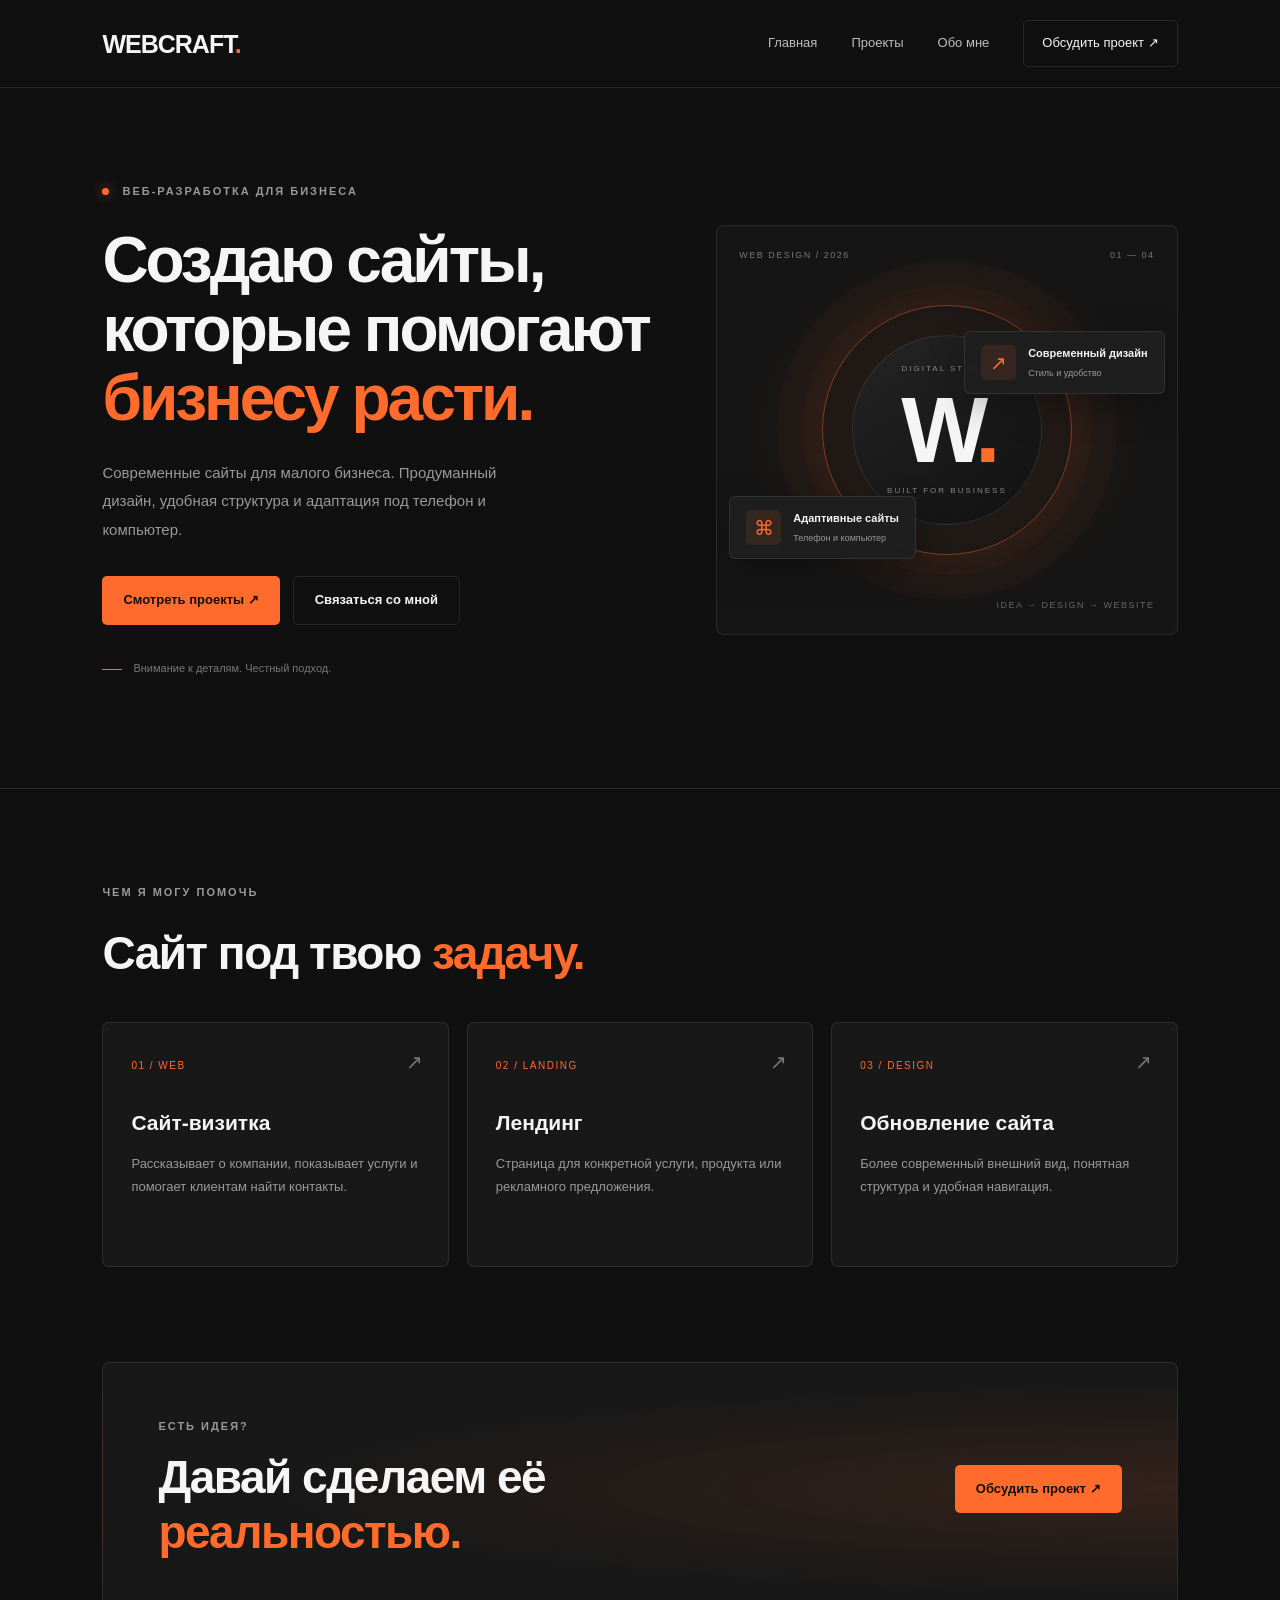
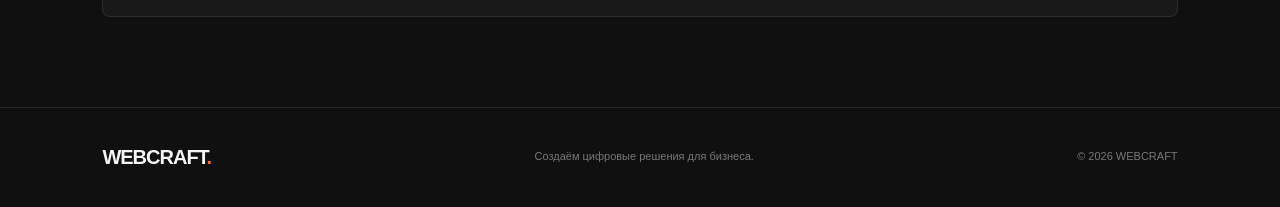
<file: index.html>
<!DOCTYPE html>
<html lang="ru">
<head>
    <meta charset="UTF-8">
    <meta name="viewport" content="width=device-width, initial-scale=1.0">
    <title>WEBCRAFT — создание сайтов</title>
    <meta name="description" content="Создание современных сайтов для бизнеса.">
    <link rel="stylesheet" href="style.css">
</head>
<body>

    <header class="header">
        <a href="index.html" class="logo">
            WEBCRAFT<span>.</span>
        </a>

        <nav class="navigation">
            <a href="index.html">Главная</a>
            <a href="projects.html">Проекты</a>
            <a href="about.html">Обо мне</a>
            <a href="contact.html" class="nav-button">Обсудить проект ↗</a>
        </nav>
    </header>

    <main>
        <section class="hero">
            <div class="hero-content">
                <p class="eyebrow">
                    <span class="status-dot"></span>
                    ВЕБ-РАЗРАБОТКА ДЛЯ БИЗНЕСА
                </p>

                <h1>
                    Создаю сайты,<br>
                    которые помогают<br>
                    <span>бизнесу расти.</span>
                </h1>

                <p class="hero-description">
                    Современные сайты для малого бизнеса.
                    Продуманный дизайн, удобная структура
                    и адаптация под телефон и компьютер.
                </p>

                <div class="hero-buttons">
                    <a href="projects.html" class="button button-primary">
                        Смотреть проекты ↗
                    </a>

                    <a href="contact.html" class="button button-secondary">
                        Связаться со мной
                    </a>
                </div>

                <div class="hero-note">
                    <span></span>
                    Внимание к деталям. Честный подход.
                </div>
            </div>

            <div class="hero-visual">
                <div class="visual-top">
                    <span>WEB DESIGN / 2026</span>
                    <span>01 — 04</span>
                </div>

                <div class="visual-circle">
                    <div class="circle-inner">
                        <span class="circle-small">DIGITAL STUDIO</span>
                        <strong>W<span>.</span></strong>
                        <span class="circle-bottom">BUILT FOR BUSINESS</span>
                    </div>
                </div>

                <div class="floating-card card-top">
                    <span class="card-icon">↗</span>
                    <div>
                        <strong>Современный дизайн</strong>
                        <small>Стиль и удобство</small>
                    </div>
                </div>

                <div class="floating-card card-bottom">
                    <span class="card-icon">⌘</span>
                    <div>
                        <strong>Адаптивные сайты</strong>
                        <small>Телефон и компьютер</small>
                    </div>
                </div>

                <span class="visual-caption">IDEA → DESIGN → WEBSITE</span>
            </div>
        </section>

        <section class="services">
            <div class="section-heading">
                <p class="eyebrow">ЧЕМ Я МОГУ ПОМОЧЬ</p>
                <h2>Сайт под твою <span>задачу.</span></h2>
            </div>

            <div class="service-grid">
                <article class="service-card">
                    <span class="service-number">01 / WEB</span>
                    <h3>Сайт-визитка</h3>
                    <p>
                        Рассказывает о компании, показывает услуги
                        и помогает клиентам найти контакты.
                    </p>
                    <span class="service-arrow">↗</span>
                </article>

                <article class="service-card">
                    <span class="service-number">02 / LANDING</span>
                    <h3>Лендинг</h3>
                    <p>
                        Страница для конкретной услуги,
                        продукта или рекламного предложения.
                    </p>
                    <span class="service-arrow">↗</span>
                </article>

                <article class="service-card">
                    <span class="service-number">03 / DESIGN</span>
                    <h3>Обновление сайта</h3>
                    <p>
                        Более современный внешний вид,
                        понятная структура и удобная навигация.
                    </p>
                    <span class="service-arrow">↗</span>
                </article>
            </div>
        </section>

        <section class="bottom-cta">
            <div>
                <p class="eyebrow">ЕСТЬ ИДЕЯ?</p>
                <h2>Давай сделаем её<br><span>реальностью.</span></h2>
            </div>

            <a href="contact.html" class="button button-primary">
                Обсудить проект ↗
            </a>
        </section>
    </main>

    <footer class="footer">
        <a href="index.html" class="logo">WEBCRAFT<span>.</span></a>
        <p>Создаём цифровые решения для бизнеса.</p>
        <span>© 2026 WEBCRAFT</span>
    </footer>

</body>
</html>
</file>
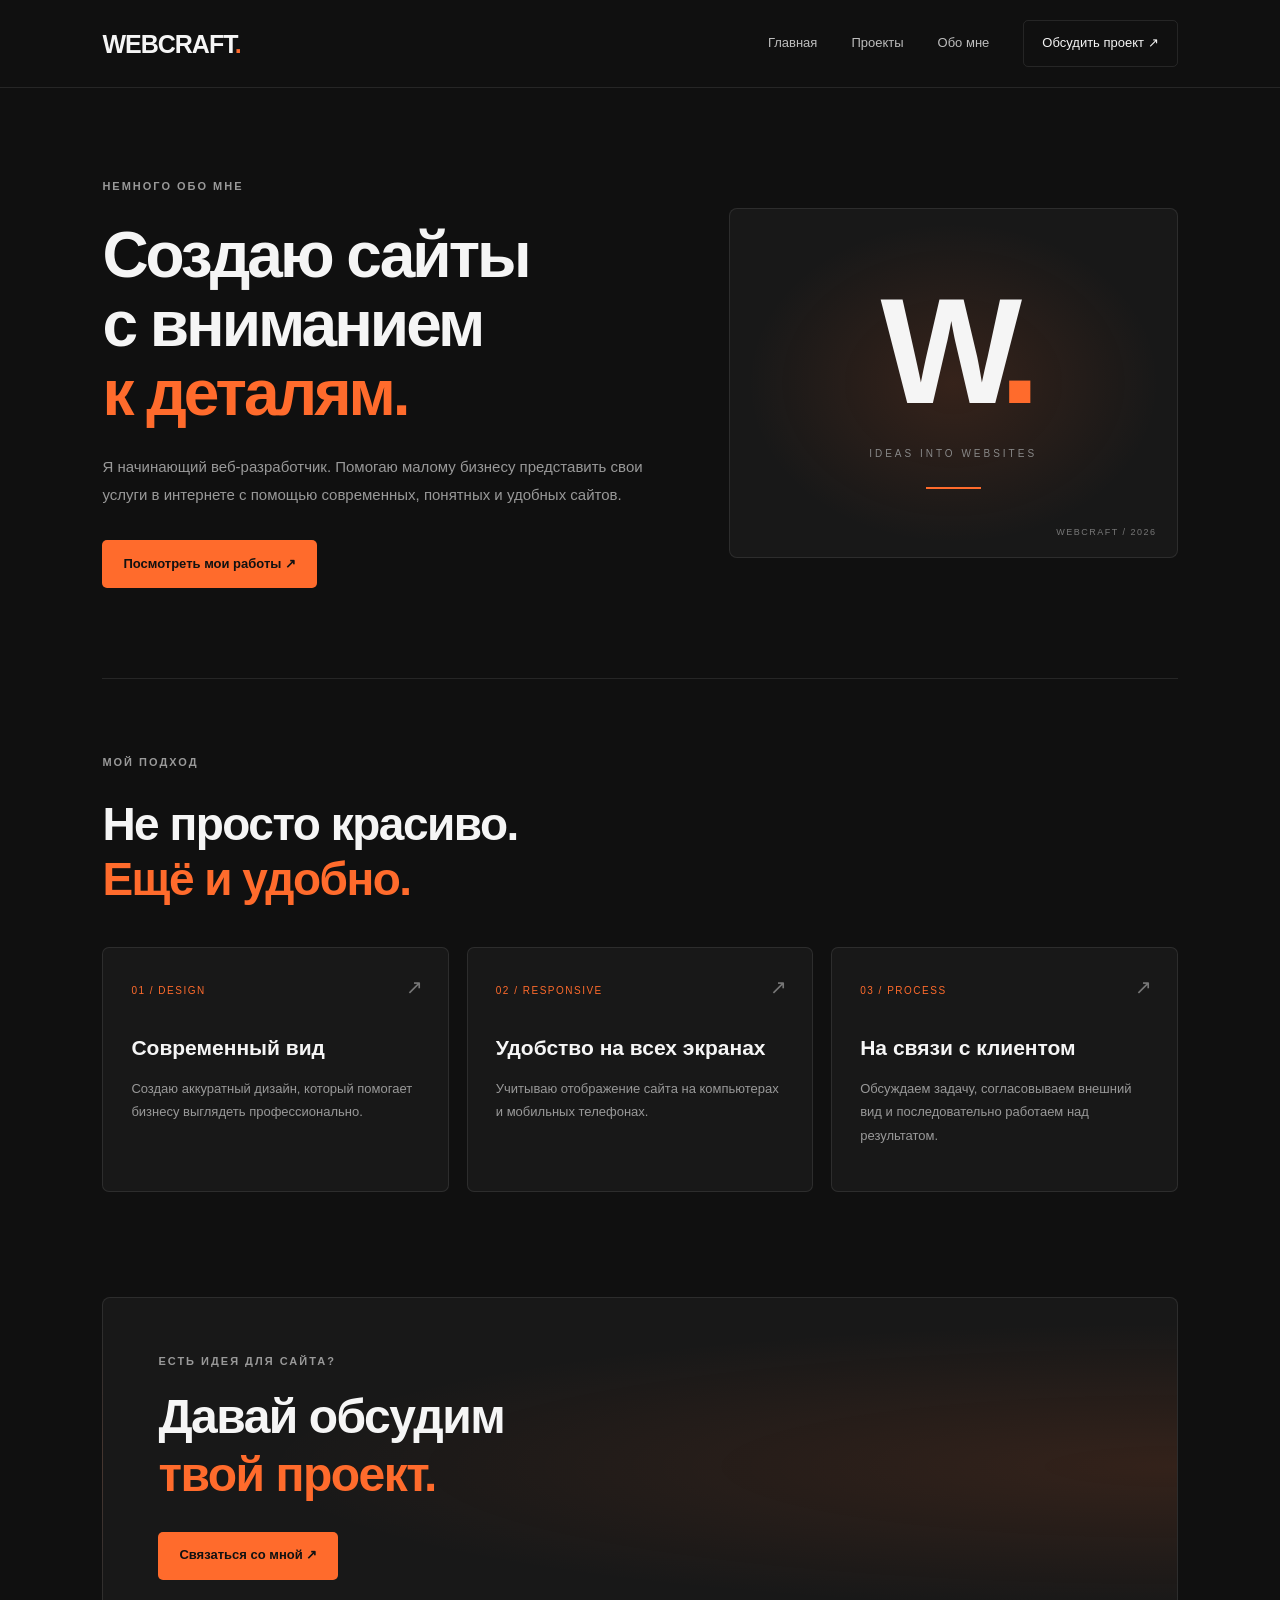
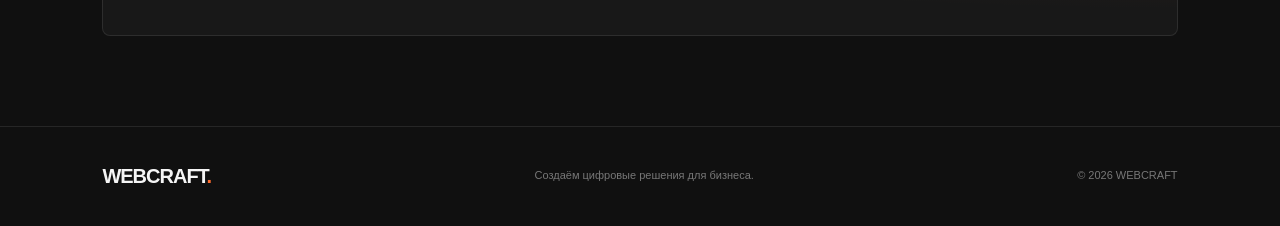
<file: about.html>
<!DOCTYPE html>
<html lang="ru">
<head>
    <meta charset="UTF-8">
    <meta name="viewport" content="width=device-width, initial-scale=1.0">

    <title>Обо мне — WEBCRAFT</title>
    <meta name="description" content="Узнай больше о разработчике WEBCRAFT и подходе к созданию сайтов.">

    <link rel="stylesheet" href="style.css">
</head>
<body>

    <header class="header">
        <a href="index.html" class="logo">WEBCRAFT<span>.</span></a>

        <nav class="navigation">
            <a href="index.html">Главная</a>
            <a href="projects.html">Проекты</a>
            <a href="about.html">Обо мне</a>
            <a href="contact.html" class="nav-button">Обсудить проект ↗</a>
        </nav>
    </header>

    <main class="about-page">

        <section class="about-hero">
            <div class="about-content">
                <p class="eyebrow">НЕМНОГО ОБО МНЕ</p>

                <h1>
                    Создаю сайты<br>
                    с вниманием<br>
                    <span>к деталям.</span>
                </h1>

                <p class="about-description">
                    Я начинающий веб-разработчик. Помогаю малому
                    бизнесу представить свои услуги в интернете
                    с помощью современных, понятных и удобных сайтов.
                </p>

                <a href="projects.html" class="button button-primary">
                    Посмотреть мои работы ↗
                </a>
            </div>

            <div class="about-visual">
                <span class="about-symbol">W<span>.</span></span>
                <p>IDEAS INTO WEBSITES</p>
                <div class="about-visual-line"></div>
                <span class="about-visual-number">WEBCRAFT / 2026</span>
            </div>
        </section>

        <section class="about-values">
            <div class="section-heading">
                <p class="eyebrow">МОЙ ПОДХОД</p>
                <h2>Не просто красиво.<br><span>Ещё и удобно.</span></h2>
            </div>

            <div class="service-grid">
                <article class="service-card">
                    <span class="service-number">01 / DESIGN</span>
                    <h3>Современный вид</h3>
                    <p>
                        Создаю аккуратный дизайн, который помогает
                        бизнесу выглядеть профессионально.
                    </p>
                    <span class="service-arrow">↗</span>
                </article>

                <article class="service-card">
                    <span class="service-number">02 / RESPONSIVE</span>
                    <h3>Удобство на всех экранах</h3>
                    <p>
                        Учитываю отображение сайта на компьютерах
                        и мобильных телефонах.
                    </p>
                    <span class="service-arrow">↗</span>
                </article>

                <article class="service-card">
                    <span class="service-number">03 / PROCESS</span>
                    <h3>На связи с клиентом</h3>
                    <p>
                        Обсуждаем задачу, согласовываем внешний вид
                        и последовательно работаем над результатом.
                    </p>
                    <span class="service-arrow">↗</span>
                </article>
            </div>
        </section>

        <section class="about-cta">
            <p class="eyebrow">ЕСТЬ ИДЕЯ ДЛЯ САЙТА?</p>
            <h2>Давай обсудим<br><span>твой проект.</span></h2>

            <a href="contact.html" class="button button-primary">
                Связаться со мной ↗
            </a>
        </section>

    </main>

    <footer class="footer">
        <a href="index.html" class="logo">WEBCRAFT<span>.</span></a>
        <p>Создаём цифровые решения для бизнеса.</p>
        <span>© 2026 WEBCRAFT</span>
    </footer>
<script src="script.js"></script>
</body>
</html>
</file>
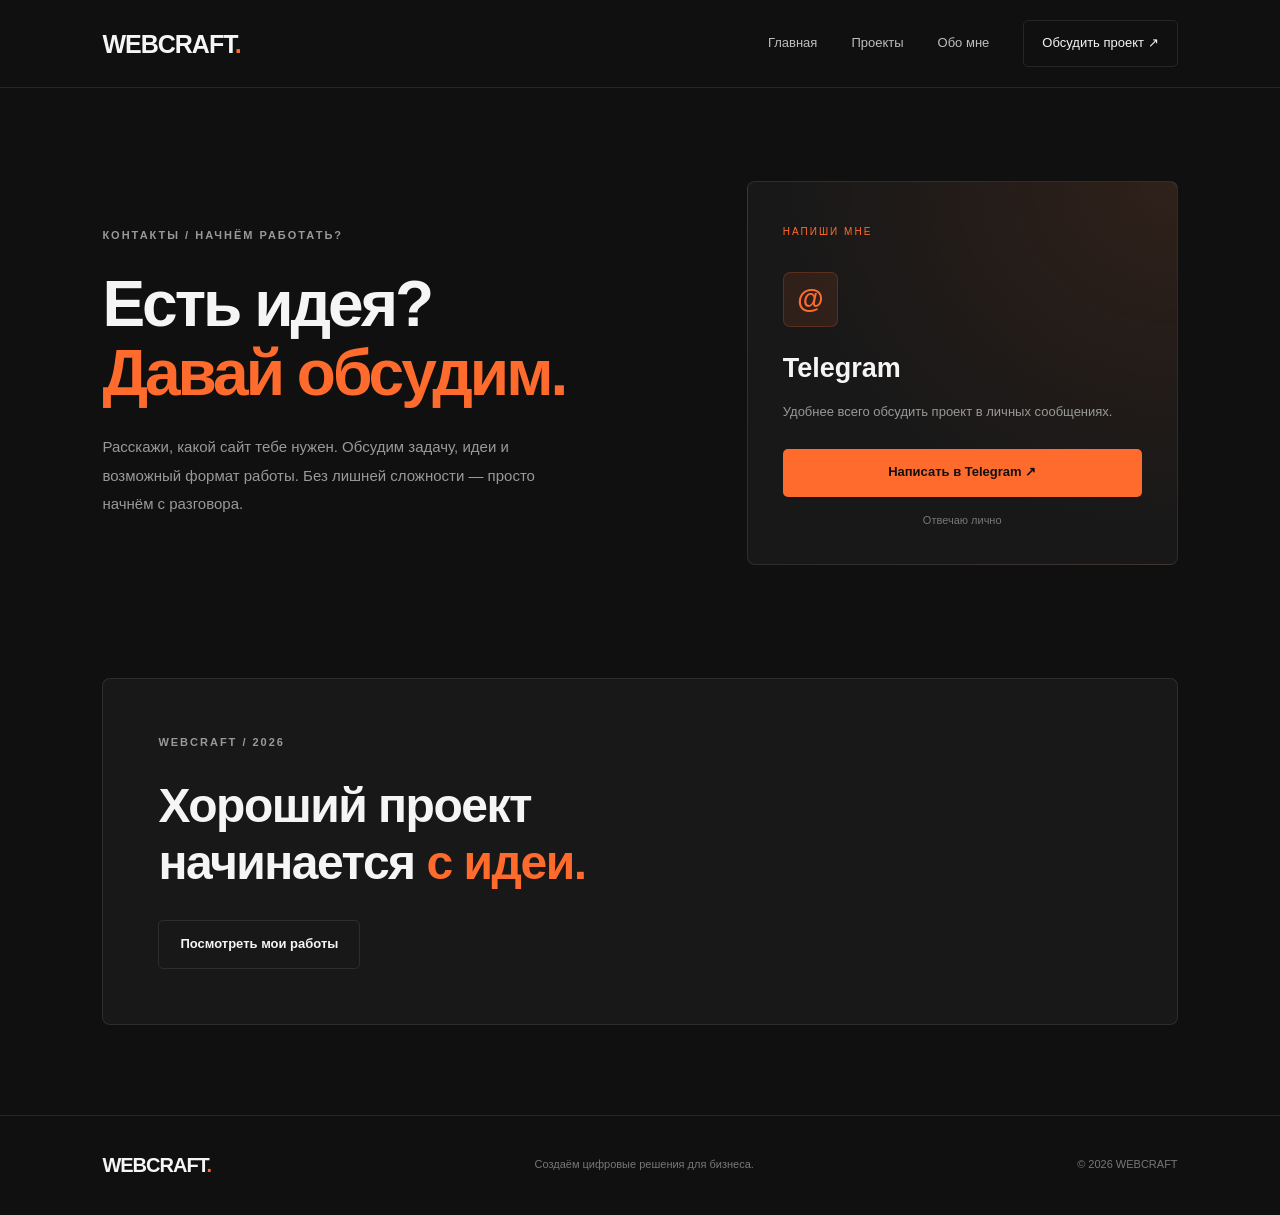
<file: contact.html>
<!DOCTYPE html>
<html lang="ru">
<head>
    <meta charset="UTF-8">
    <meta name="viewport" content="width=device-width, initial-scale=1.0">

    <title>Контакты — WEBCRAFT</title>
    <meta name="description" content="Свяжись с WEBCRAFT, чтобы обсудить создание сайта для своего бизнеса.">

    <link rel="stylesheet" href="style.css">
</head>
<body>

    <header class="header">
        <a href="index.html" class="logo">WEBCRAFT<span>.</span></a>

        <nav class="navigation">
            <a href="index.html">Главная</a>
            <a href="projects.html">Проекты</a>
            <a href="about.html">Обо мне</a>
            <a href="contact.html" class="nav-button">Обсудить проект ↗</a>
        </nav>
    </header>

    <main class="contact-page">

        <section class="contact-hero">
            <div class="contact-intro">
                <p class="eyebrow">КОНТАКТЫ / НАЧНЁМ РАБОТАТЬ?</p>

                <h1>
                    Есть идея?<br>
                    <span>Давай обсудим.</span>
                </h1>

                <p class="contact-description">
                    Расскажи, какой сайт тебе нужен.
                    Обсудим задачу, идеи и возможный формат работы.
                    Без лишней сложности — просто начнём с разговора.
                </p>
            </div>

            <div class="contact-card">
                <span class="contact-card-label">НАПИШИ МНЕ</span>

                <div class="contact-icon">@</div>

                <h2>Telegram</h2>

                <p>
                    Удобнее всего обсудить проект
                    в личных сообщениях.
                </p>

                <!-- Замени YOUR_USERNAME на свой Telegram username -->
                <a
                    href="https://t.me/Naymkaa0"
                    target="_blank"
                    rel="noopener noreferrer"
                    class="button button-primary contact-button"
                >
                    Написать в Telegram ↗
                </a>

                <span class="contact-response">
                    Отвечаю лично
                </span>
            </div>
        </section>

        <section class="contact-bottom">
            <p class="eyebrow">WEBCRAFT / 2026</p>

            <h2>
                Хороший проект<br>
                начинается <span>с идеи.</span>
            </h2>

            <a href="projects.html" class="button button-secondary">
                Посмотреть мои работы
            </a>
        </section>

    </main>

    <footer class="footer">
        <a href="index.html" class="logo">WEBCRAFT<span>.</span></a>
        <p>Создаём цифровые решения для бизнеса.</p>
        <span>© 2026 WEBCRAFT</span>
        </footer>
    <script src="script.js"></script>
</body>
</html>
</file>
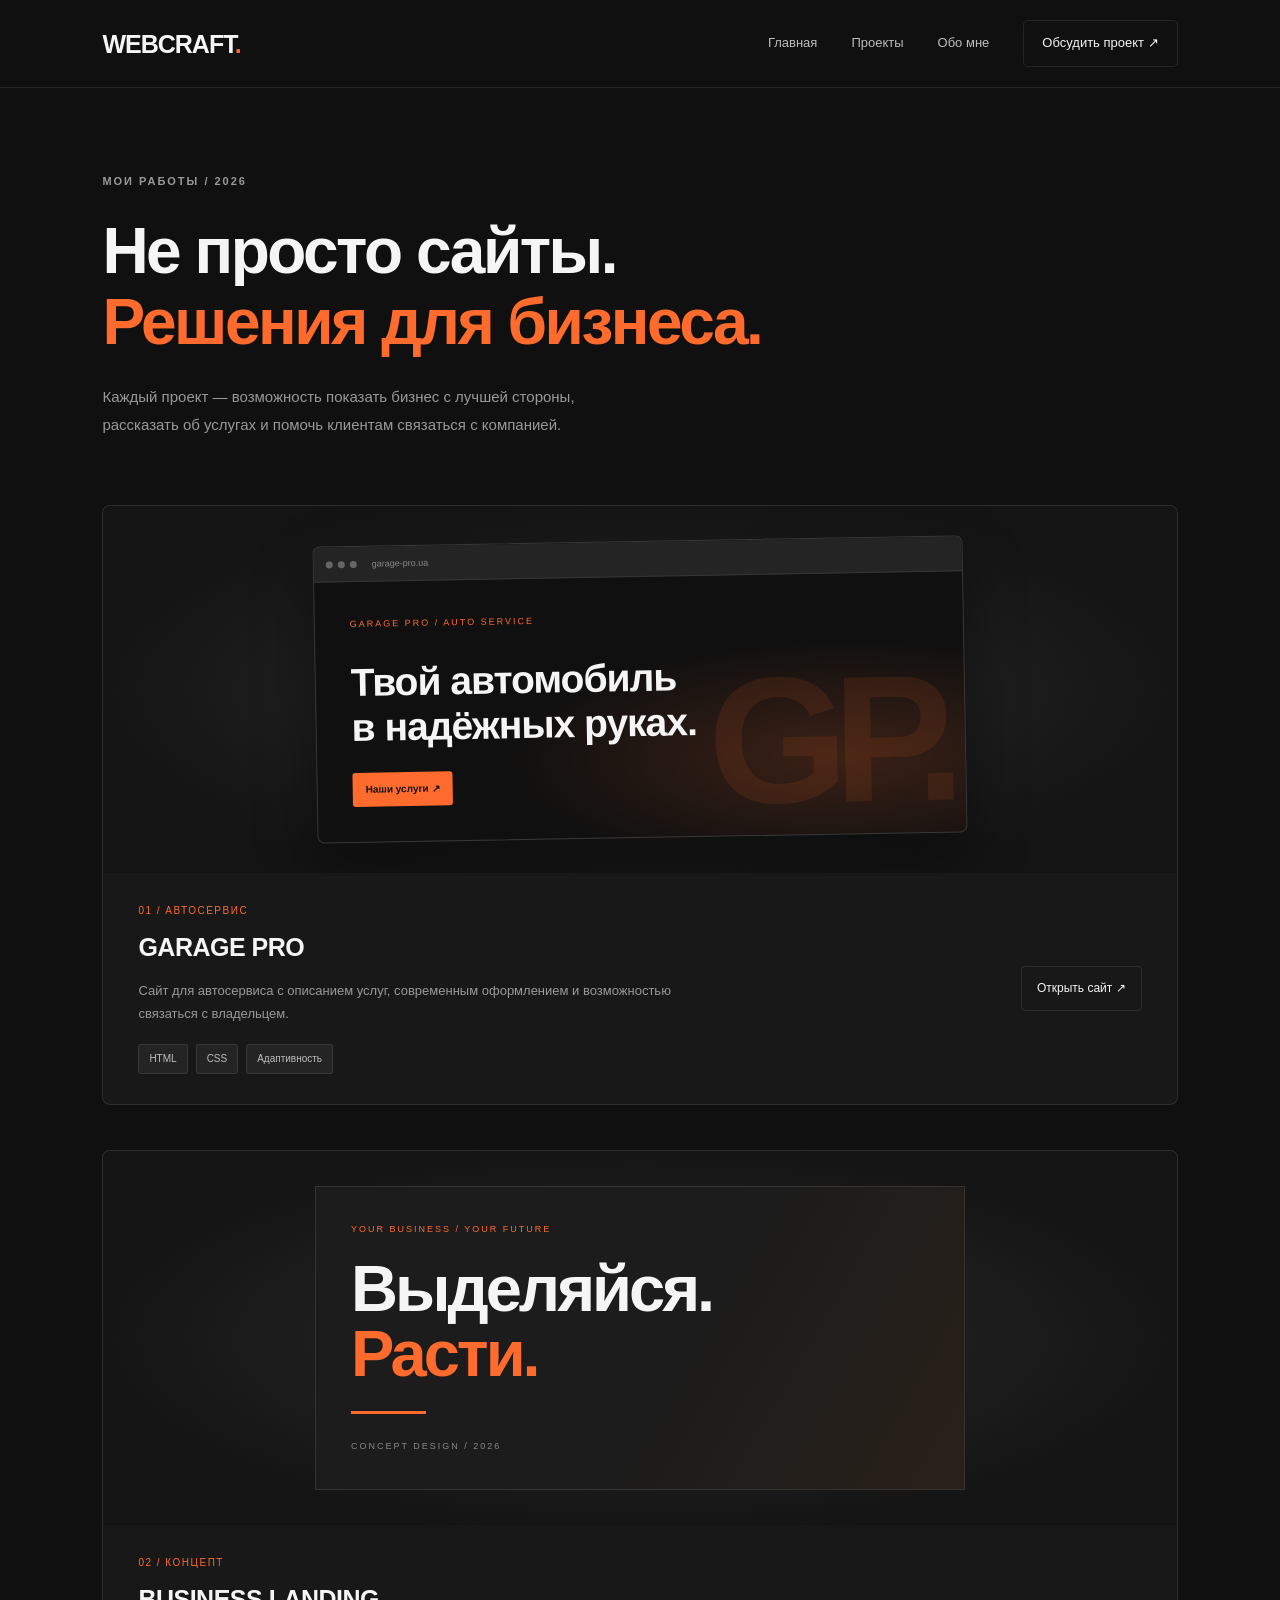
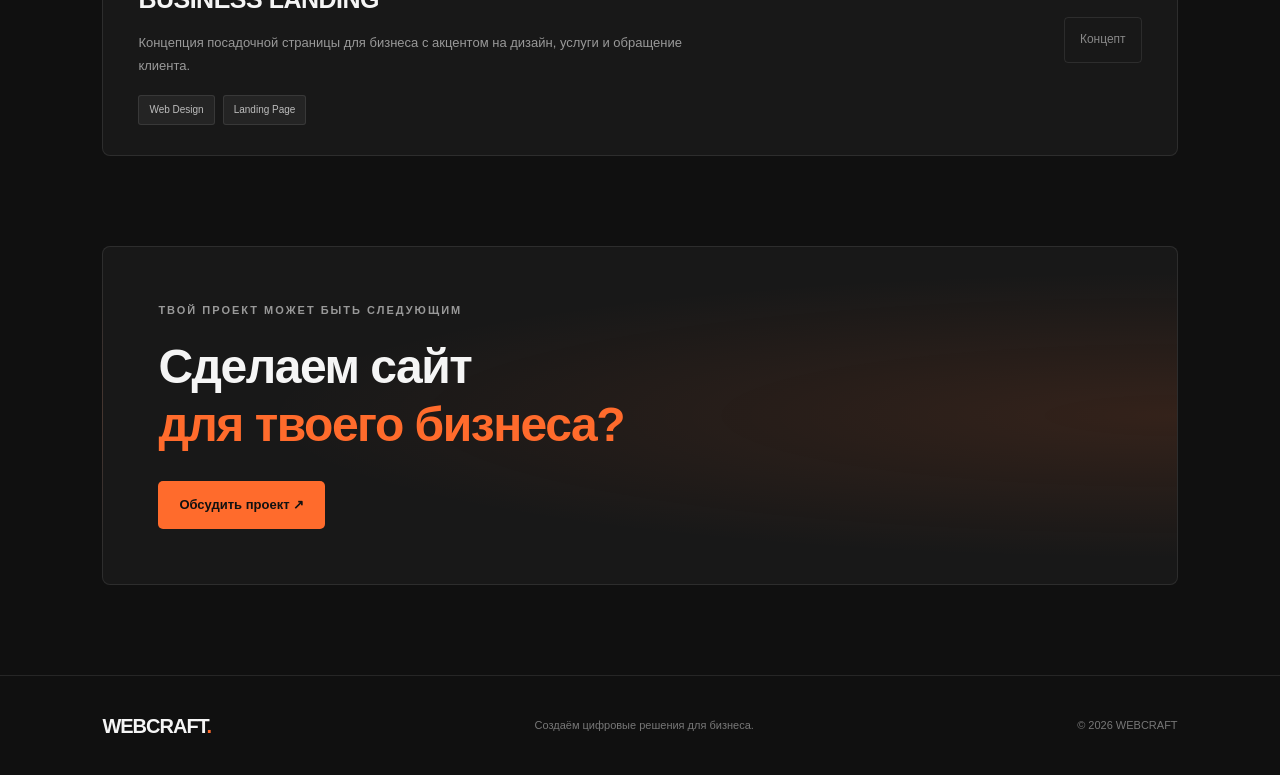
<file: projects.html>
<!DOCTYPE html>
<html lang="ru">
<head>
    <meta charset="UTF-8">
    <meta name="viewport" content="width=device-width, initial-scale=1.0">

    <title>Проекты — WEBCRAFT</title>
    <meta name="description" content="Примеры сайтов и веб-проектов WEBCRAFT.">

    <link rel="stylesheet" href="style.css">
</head>
<body>

    <header class="header">
        <a href="index.html" class="logo">
            WEBCRAFT<span>.</span>
        </a>

        <nav class="navigation">
            <a href="index.html">Главная</a>
            <a href="projects.html">Проекты</a>
            <a href="about.html">Обо мне</a>
            <a href="contact.html" class="nav-button">
                Обсудить проект ↗
            </a>
        </nav>
    </header>

    <main class="projects-page">

        <section class="projects-intro">
            <p class="eyebrow">
                МОИ РАБОТЫ / 2026
            </p>

            <h1>
                Не просто сайты.<br>
                <span>Решения для бизнеса.</span>
            </h1>

            <p class="projects-description">
                Каждый проект — возможность показать бизнес
                с лучшей стороны, рассказать об услугах
                и помочь клиентам связаться с компанией.
            </p>
        </section>

        <section class="projects-list">

            <article class="project-card">
                <div class="project-preview garage-preview">
                    <div class="preview-browser">
                        <div class="browser-bar">
                            <span></span>
                            <span></span>
                            <span></span>
                            <small>garage-pro.ua</small>
                        </div>

                        <div class="garage-content">
                            <p>GARAGE PRO / AUTO SERVICE</p>
                            <h2>Твой автомобиль<br>в надёжных руках.</h2>
                            <span class="preview-button">
                                Наши услуги ↗
                            </span>
                            <div class="garage-decoration">GP.</div>
                        </div>
                    </div>
                </div>

                <div class="project-info">
                    <div>
                        <p class="project-category">
                            01 / АВТОСЕРВИС
                        </p>

                        <h2>GARAGE PRO</h2>

                        <p class="project-description">
                            Сайт для автосервиса с описанием услуг,
                            современным оформлением и возможностью
                            связаться с владельцем.
                        </p>

                        <div class="project-tags">
                            <span>HTML</span>
                            <span>CSS</span>
                            <span>Адаптивность</span>
                        </div>
                    </div>

                    <a
                        href="https://garagesite.github.io/garagero/"
                        target="_blank"
                        rel="noopener noreferrer"
                        class="project-link"
                    >
                        Открыть сайт ↗
                    </a>
                </div>
            </article>

            <article class="project-card">
                <div class="project-preview">
                    <div class="concept-preview">
                        <p>YOUR BUSINESS / YOUR FUTURE</p>
                        <h2>Выделяйся.<br><span>Расти.</span></h2>
                        <div class="concept-line"></div>
                        <small>CONCEPT DESIGN / 2026</small>
                    </div>
                </div>

                <div class="project-info">
                    <div>
                        <p class="project-category">
                            02 / КОНЦЕПТ
                        </p>

                        <h2>BUSINESS LANDING</h2>

                        <p class="project-description">
                            Концепция посадочной страницы
                            для бизнеса с акцентом на дизайн,
                            услуги и обращение клиента.
                        </p>

                        <div class="project-tags">
                            <span>Web Design</span>
                            <span>Landing Page</span>
                        </div>
                    </div>

                    <span class="project-link project-coming">
                        Концепт
                    </span>
                </div>
            </article>

        </section>

        <section class="projects-cta">
            <p class="eyebrow">ТВОЙ ПРОЕКТ МОЖЕТ БЫТЬ СЛЕДУЮЩИМ</p>

            <h2>
                Сделаем сайт<br>
                <span>для твоего бизнеса?</span>
            </h2>

            <a href="contact.html" class="button button-primary">
                Обсудить проект ↗
            </a>
        </section>

    </main>

    <footer class="footer">
        <a href="index.html" class="logo">
            WEBCRAFT<span>.</span>
        </a>

        <p>Создаём цифровые решения для бизнеса.</p>

        <span>© 2026 WEBCRAFT</span>
    </footer>
<script src="script.js"></script>
</body>
</html>
</file>
<file: style.css>
/* ===== ОСНОВНЫЕ НАСТРОЙКИ ===== */

* {
    margin: 0;
    padding: 0;
    box-sizing: border-box;
}

:root {
    --background: #101010;
    --surface: #181818;
    --surface-light: #202020;
    --text: #f5f5f5;
    --muted: #999999;
    --accent: #ff6b2c;
    --border: rgba(255, 255, 255, 0.09);
}

html {
    scroll-behavior: smooth;
}

body {
    background: var(--background);
    color: var(--text);
    font-family: Arial, Helvetica, sans-serif;
    line-height: 1.6;
}

a {
    color: inherit;
    text-decoration: none;
}

button,
a {
    -webkit-tap-highlight-color: transparent;
}

/* ===== ШАПКА ===== */

.header {
    width: 100%;
    min-height: 88px;
    padding: 0 8%;
    display: flex;
    align-items: center;
    justify-content: space-between;
    border-bottom: 1px solid var(--border);
}

.logo {
    font-size: 25px;
    font-weight: 800;
    letter-spacing: -1px;
}

.logo span {
    color: var(--accent);
}

.navigation {
    display: flex;
    align-items: center;
    gap: 34px;
}

.navigation a {
    color: #bdbdbd;
    font-size: 13px;
    transition: color 0.25s;
}

.navigation a:hover {
    color: var(--accent);
}

.navigation .nav-button {
    color: var(--text);
    padding: 12px 18px;
    border: 1px solid var(--border);
    border-radius: 5px;
}

.navigation .nav-button:hover {
    border-color: var(--accent);
    color: var(--accent);
}

/* ===== ПЕРВЫЙ ЭКРАН ===== */

.hero {
    min-height: 640px;
    padding: 95px 8% 110px;
    display: grid;
    grid-template-columns: 1.1fr 0.9fr;
    align-items: center;
    gap: 50px;
    overflow: hidden;
}

.hero-content {
    max-width: 620px;
}

.eyebrow {
    color: var(--muted);
    font-size: 11px;
    font-weight: 700;
    letter-spacing: 2px;
    margin-bottom: 25px;
}

.status-dot {
    display: inline-block;
    width: 7px;
    height: 7px;
    margin-right: 8px;
    border-radius: 50%;
    background: var(--accent);
    box-shadow: 0 0 12px rgba(255, 107, 44, 0.7);
}

.hero h1 {
    font-size: clamp(40px, 5vw, 67px);
    line-height: 1.08;
    letter-spacing: -3px;
    font-weight: 800;
}

.hero h1 span,
.section-heading h2 span,
.bottom-cta h2 span {
    color: var(--accent);
}

.hero-description {
    max-width: 450px;
    margin-top: 26px;
    color: var(--muted);
    font-size: 15px;
    line-height: 1.9;
}

.hero-buttons {
    display: flex;
    flex-wrap: wrap;
    gap: 13px;
    margin-top: 32px;
}

.button {
    min-height: 48px;
    padding: 13px 21px;
    display: inline-flex;
    align-items: center;
    justify-content: center;
    gap: 8px;
    border-radius: 5px;
    font-size: 13px;
    font-weight: 700;
    transition: transform 0.25s, background 0.25s, border 0.25s;
}

.button:hover {
    transform: translateY(-3px);
}

.button-primary {
    color: #111;
    background: var(--accent);
}

.button-primary:hover {
    background: #ff8552;
}

.button-secondary {
    border: 1px solid var(--border);
    color: var(--text);
}

.button-secondary:hover {
    border-color: var(--accent);
}

.hero-note {
    margin-top: 35px;
    color: #777;
    font-size: 11px;
}

.hero-note span {
    display: inline-block;
    width: 20px;
    height: 1px;
    margin-right: 8px;
    vertical-align: middle;
    background: var(--accent);
}

/* ===== ДЕКОРАТИВНЫЙ БЛОК СПРАВА ===== */

.hero-visual {
    position: relative;
    min-height: 410px;
    display: flex;
    align-items: center;
    justify-content: center;
    background:
        radial-gradient(ellipse at center, rgba(255, 107, 44, 0.10), transparent 65%),
        #151515;
    border: 1px solid var(--border);
    border-radius: 8px;
    overflow: hidden;
}

.visual-top {
    position: absolute;
    top: 22px;
    left: 22px;
    right: 22px;
    display: flex;
    justify-content: space-between;
    color: #777;
    font-size: 9px;
    letter-spacing: 1.5px;
}

.visual-circle {
    width: 250px;
    height: 250px;
    display: flex;
    align-items: center;
    justify-content: center;
    border: 1px solid rgba(255, 107, 44, 0.45);
    border-radius: 50%;
    box-shadow:
        0 0 0 20px rgba(255, 107, 44, 0.025),
        0 0 0 45px rgba(255, 107, 44, 0.02),
        0 0 70px rgba(255, 107, 44, 0.08);
}

.circle-inner {
    width: 190px;
    height: 190px;
    display: flex;
    flex-direction: column;
    align-items: center;
    justify-content: center;
    border-radius: 50%;
    background: linear-gradient(145deg, #242424, #111111);
    border: 1px solid var(--border);
}

.circle-small,
.circle-bottom {
    color: #888;
    font-size: 8px;
    letter-spacing: 2px;
}

.circle-inner strong {
    margin: 4px 0;
    font-size: 92px;
    line-height: 1.1;
    letter-spacing: -8px;
}

.circle-inner strong span {
    color: var(--accent);
}

.floating-card {
    position: absolute;
    display: flex;
    align-items: center;
    gap: 12px;
    padding: 13px 16px;
    background: rgba(31, 31, 31, 0.95);
    border: 1px solid var(--border);
    border-radius: 6px;
    box-shadow: 0 12px 35px rgba(0, 0, 0, 0.25);
}

.card-top {
    top: 105px;
    right: 12px;
}

.card-bottom {
    bottom: 75px;
    left: 12px;
}

.card-icon {
    width: 35px;
    height: 35px;
    display: flex;
    align-items: center;
    justify-content: center;
    color: var(--accent);
    background: rgba(255, 107, 44, 0.10);
    border-radius: 5px;
    font-size: 20px;
}

.floating-card strong,
.floating-card small {
    display: block;
}

.floating-card strong {
    font-size: 11px;
}

.floating-card small {
    margin-top: 3px;
    color: var(--muted);
    font-size: 9px;
}

.visual-caption {
    position: absolute;
    bottom: 22px;
    right: 22px;
    color: #666;
    font-size: 9px;
    letter-spacing: 1.5px;
}

/* ===== УСЛУГИ ===== */

.services {
    padding: 95px 8%;
    border-top: 1px solid var(--border);
}

.section-heading {
    margin-bottom: 40px;
}

.section-heading h2,
.bottom-cta h2 {
    font-size: clamp(32px, 4vw, 46px);
    line-height: 1.2;
    letter-spacing: -1.5px;
}

.service-grid {
    display: grid;
    grid-template-columns: repeat(3, 1fr);
    gap: 18px;
}

.service-card {
    position: relative;
    min-height: 245px;
    padding: 28px;
    background: var(--surface);
    border: 1px solid var(--border);
    border-radius: 7px;
    transition: transform 0.25s, border-color 0.25s;
}

.service-card:hover {
    transform: translateY(-5px);
    border-color: rgba(255, 107, 44, 0.55);
}

.service-number {
    color: var(--accent);
    font-size: 10px;
    letter-spacing: 1.5px;
}

.service-card h3 {
    margin-top: 30px;
    font-size: 21px;
}

.service-card p {
    margin-top: 12px;
    color: var(--muted);
    font-size: 13px;
    line-height: 1.8;
}

.service-arrow {
    position: absolute;
    top: 23px;
    right: 25px;
    color: #777;
    font-size: 20px;
}

/* ===== ПРИЗЫВ К ДЕЙСТВИЮ ===== */

.bottom-cta {
    margin: 0 8% 90px;
    padding: 55px;
    display: flex;
    align-items: center;
    justify-content: space-between;
    gap: 30px;
    background:
        radial-gradient(ellipse at right, rgba(255, 107, 44, 0.12), transparent 60%),
        var(--surface);
    border: 1px solid var(--border);
    border-radius: 8px;
}

.bottom-cta .eyebrow {
    margin-bottom: 15px;
}

/* ===== ПОДВАЛ ===== */

.footer {
    min-height: 100px;
    padding: 25px 8%;
    display: flex;
    align-items: center;
    justify-content: space-between;
    gap: 20px;
    border-top: 1px solid var(--border);
}

.footer .logo {
    font-size: 20px;
}

.footer p,
.footer > span {
    color: #777;
    font-size: 11px;
}

/* ===== АДАПТАЦИЯ ПОД ПЛАНШЕТ ===== */

@media (max-width: 1000px) {
    .header {
        padding: 0 5%;
    }

    .navigation {
        gap: 18px;
    }

    .hero {
        padding: 75px 5%;
        gap: 25px;
    }

    .hero-visual {
        min-height: 360px;
    }

    .visual-circle {
        width: 210px;
        height: 210px;
    }

    .circle-inner {
        width: 160px;
        height: 160px;
    }

    .circle-inner strong {
        font-size: 75px;
    }

    .floating-card {
        padding: 10px;
    }

    .services {
        padding: 75px 5%;
    }

    .bottom-cta {
        margin-left: 5%;
        margin-right: 5%;
        padding: 35px;
    }
}

/* ===== АДАПТАЦИЯ ПОД ТЕЛЕФОН ===== */

@media (max-width: 700px) {
    .header {
        padding: 20px 5%;
        align-items: flex-start;
        gap: 20px;
        flex-direction: column;
    }

    .navigation {
        width: 100%;
        flex-wrap: wrap;
        gap: 14px 20px;
    }

    .navigation a {
        font-size: 12px;
    }

    .navigation .nav-button {
        padding: 9px 12px;
    }

    .hero {
        padding: 65px 5% 75px;
        grid-template-columns: 1fr;
        gap: 45px;
    }

    .hero h1 {
        letter-spacing: -2px;
    }

    .hero-description {
        font-size: 14px;
    }

    .hero-visual {
        min-height: 350px;
    }

    .services {
        padding: 65px 5%;
    }

    .service-grid {
        grid-template-columns: 1fr;
    }

    .service-card {
        min-height: 210px;
    }

    .bottom-cta {
        margin: 0 5% 60px;
        padding: 30px 24px;
        align-items: flex-start;
        flex-direction: column;
    }

    .footer {
        padding: 28px 5%;
        align-items: flex-start;
        flex-direction: column;
    }
}

@media (prefers-reduced-motion: reduce) {
    *,
    *::before,
    *::after {
        scroll-behavior: auto !important;
        transition: none !important;
    }
}

/* ===== СТРАНИЦА ПРОЕКТОВ ===== */

.projects-page {
    padding: 85px 8% 0;
}

.projects-intro {
    max-width: 780px;
    margin-bottom: 65px;
}

.projects-intro h1 {
    font-size: clamp(38px, 5vw, 65px);
    line-height: 1.12;
    letter-spacing: -2.5px;
}

.projects-intro h1 span,
.projects-cta h2 span {
    color: var(--accent);
}

.projects-description {
    max-width: 550px;
    margin-top: 24px;
    color: var(--muted);
    font-size: 15px;
    line-height: 1.9;
}

.projects-list {
    display: grid;
    gap: 45px;
}

.project-card {
    overflow: hidden;
    background: var(--surface);
    border: 1px solid var(--border);
    border-radius: 8px;
}

.project-preview {
    min-height: 350px;
    padding: 35px;
    display: flex;
    align-items: center;
    justify-content: center;
    overflow: hidden;
    background:
        radial-gradient(ellipse at center, #292929, #141414 75%);
}

.preview-browser {
    width: 100%;
    max-width: 650px;
    overflow: hidden;
    background: #101010;
    border: 1px solid #383838;
    border-radius: 7px;
    box-shadow: 0 25px 60px rgba(0, 0, 0, 0.4);
    transform: rotate(-1deg);
}

.browser-bar {
    height: 35px;
    padding: 0 12px;
    display: flex;
    align-items: center;
    gap: 5px;
    background: #242424;
    border-bottom: 1px solid #353535;
}

.browser-bar > span {
    width: 7px;
    height: 7px;
    border-radius: 50%;
    background: #666;
}

.browser-bar small {
    margin-left: 10px;
    color: #888;
    font-size: 9px;
}

.garage-content {
    position: relative;
    min-height: 255px;
    padding: 35px;
    overflow: hidden;
    background:
        radial-gradient(ellipse at 80% 70%, rgba(255, 107, 44, 0.18), transparent 45%);
}

.garage-content > p,
.concept-preview > p {
    color: var(--accent);
    font-size: 9px;
    letter-spacing: 2px;
}

.garage-content h2 {
    position: relative;
    z-index: 1;
    margin-top: 30px;
    font-size: clamp(24px, 4vw, 39px);
    line-height: 1.15;
    letter-spacing: -1px;
}

.preview-button {
    position: relative;
    z-index: 1;
    display: inline-block;
    margin-top: 22px;
    padding: 9px 13px;
    color: #111;
    background: var(--accent);
    border-radius: 3px;
    font-size: 10px;
    font-weight: bold;
}

.garage-decoration {
    position: absolute;
    right: 15px;
    bottom: -50px;
    color: rgba(255, 107, 44, 0.10);
    font-size: 180px;
    font-weight: 900;
    letter-spacing: -15px;
}

.project-info {
    padding: 30px 35px;
    display: flex;
    align-items: center;
    justify-content: space-between;
    gap: 25px;
}

.project-category {
    color: var(--accent);
    font-size: 10px;
    letter-spacing: 1.5px;
}

.project-info h2 {
    margin-top: 8px;
    font-size: 25px;
    letter-spacing: -0.5px;
}

.project-description {
    max-width: 590px;
    margin-top: 12px;
    color: var(--muted);
    font-size: 13px;
    line-height: 1.8;
}

.project-tags {
    display: flex;
    flex-wrap: wrap;
    gap: 8px;
    margin-top: 18px;
}

.project-tags span {
    padding: 6px 10px;
    color: #bdbdbd;
    background: #242424;
    border: 1px solid var(--border);
    border-radius: 3px;
    font-size: 10px;
}

.project-link {
    flex-shrink: 0;
    padding: 12px 15px;
    color: var(--text);
    border: 1px solid var(--border);
    border-radius: 4px;
    font-size: 12px;
    transition: 0.25s;
}

a.project-link:hover {
    color: var(--accent);
    border-color: var(--accent);
}

.project-coming {
    color: #888;
    cursor: default;
}

.concept-preview {
    width: 100%;
    max-width: 650px;
    min-height: 260px;
    padding: 35px;
    display: flex;
    flex-direction: column;
    align-items: flex-start;
    justify-content: center;
    border: 1px solid #333;
    background:
        linear-gradient(120deg, #1c1c1c 55%, #292019);
}

.concept-preview h2 {
    margin-top: 20px;
    font-size: clamp(40px, 6vw, 65px);
    line-height: 1;
    letter-spacing: -3px;
}

.concept-preview h2 span {
    color: var(--accent);
}

.concept-line {
    width: 75px;
    height: 3px;
    margin-top: 25px;
    background: var(--accent);
}

.concept-preview small {
    margin-top: 25px;
    color: #888;
    font-size: 9px;
    letter-spacing: 2px;
}

.projects-cta {
    margin: 90px 0;
    padding: 55px;
    background:
        radial-gradient(ellipse at right, rgba(255, 107, 44, 0.12), transparent 60%),
        var(--surface);
    border: 1px solid var(--border);
    border-radius: 8px;
}

.projects-cta .eyebrow {
    margin-bottom: 18px;
}

.projects-cta h2 {
    margin-bottom: 28px;
    font-size: clamp(32px, 4vw, 48px);
    line-height: 1.2;
    letter-spacing: -1.5px;
}

@media (max-width: 700px) {
    .projects-page {
        padding: 60px 5% 0;
    }

    .projects-intro {
        margin-bottom: 40px;
    }

    .project-preview {
        min-height: 270px;
        padding: 15px;
    }

    .garage-content {
        min-height: 220px;
        padding: 22px;
    }

    .garage-decoration {
        font-size: 120px;
    }

    .project-info {
        padding: 25px 20px;
        align-items: flex-start;
        flex-direction: column;
    }

    .projects-cta {
        margin: 60px 0;
        padding: 30px 22px;
    }

    .concept-preview {
        min-height: 230px;
        padding: 22px;
    }
}

/* ===== СТРАНИЦА ОБО МНЕ ===== */

.about-page {
    padding: 0 8%;
}

.about-hero {
    min-height: 560px;
    padding: 90px 0;
    display: grid;
    grid-template-columns: 1fr 0.8fr;
    align-items: center;
    gap: 65px;
}

.about-content {
    max-width: 570px;
}

.about-content h1 {
    font-size: clamp(42px, 5vw, 66px);
    line-height: 1.08;
    letter-spacing: -3px;
}

.about-content h1 span,
.about-values .section-heading h2 span,
.about-cta h2 span {
    color: var(--accent);
}

.about-description {
    margin: 25px 0 30px;
    color: var(--muted);
    font-size: 15px;
    line-height: 1.9;
}

.about-visual {
    position: relative;
    min-height: 350px;
    display: flex;
    flex-direction: column;
    align-items: center;
    justify-content: center;
    overflow: hidden;
    background:
        radial-gradient(ellipse at center, rgba(255, 107, 44, 0.13), transparent 65%),
        var(--surface);
    border: 1px solid var(--border);
    border-radius: 8px;
}

.about-symbol {
    font-size: 150px;
    font-weight: 900;
    line-height: 1;
    letter-spacing: -15px;
}

.about-symbol span {
    color: var(--accent);
}

.about-visual > p {
    margin-top: 20px;
    color: #888;
    font-size: 10px;
    letter-spacing: 3px;
}

.about-visual-line {
    width: 55px;
    height: 2px;
    margin-top: 25px;
    background: var(--accent);
}

.about-visual-number {
    position: absolute;
    right: 20px;
    bottom: 18px;
    color: #777;
    font-size: 9px;
    letter-spacing: 1.5px;
}

.about-values {
    padding: 75px 0;
    border-top: 1px solid var(--border);
}

.about-cta {
    margin: 30px 0 90px;
    padding: 55px;
    background:
        radial-gradient(ellipse at right, rgba(255, 107, 44, 0.12), transparent 60%),
        var(--surface);
    border: 1px solid var(--border);
    border-radius: 8px;
}

.about-cta .eyebrow {
    margin-bottom: 18px;
}

.about-cta h2 {
    margin-bottom: 28px;
    font-size: clamp(34px, 4vw, 48px);
    line-height: 1.2;
    letter-spacing: -1.5px;
}

@media (max-width: 1000px) {
    .about-page {
        padding: 0 5%;
    }

    .about-hero {
        gap: 30px;
    }
}

@media (max-width: 700px) {
    .about-hero {
        padding: 65px 0;
        grid-template-columns: 1fr;
        gap: 40px;
    }

    .about-content h1 {
        letter-spacing: -2px;
    }

    .about-visual {
        min-height: 290px;
    }

    .about-symbol {
        font-size: 120px;
    }

    .about-values {
        padding: 60px 0;
    }

    .about-cta {
        margin: 20px 0 60px;
        padding: 30px 22px;
    }
}

/* ===== СТРАНИЦА КОНТАКТОВ ===== */

.contact-page {
    padding: 0 8%;
}

.contact-hero {
    min-height: 570px;
    padding: 90px 0;
    display: grid;
    grid-template-columns: 1fr 0.75fr;
    align-items: center;
    gap: 70px;
}

.contact-intro {
    max-width: 620px;
}

.contact-intro h1 {
    font-size: clamp(42px, 5vw, 68px);
    line-height: 1.08;
    letter-spacing: -3px;
}

.contact-intro h1 span,
.contact-bottom h2 span {
    color: var(--accent);
}

.contact-description {
    max-width: 470px;
    margin-top: 25px;
    color: var(--muted);
    font-size: 15px;
    line-height: 1.9;
}

.contact-card {
    padding: 35px;
    background:
        radial-gradient(ellipse at top right, rgba(255, 107, 44, 0.10), transparent 65%),
        var(--surface);
    border: 1px solid var(--border);
    border-radius: 8px;
}

.contact-card-label {
    color: var(--accent);
    font-size: 10px;
    letter-spacing: 2px;
}

.contact-icon {
    width: 55px;
    height: 55px;
    margin-top: 30px;
    display: flex;
    align-items: center;
    justify-content: center;
    color: var(--accent);
    background: rgba(255, 107, 44, 0.10);
    border: 1px solid rgba(255, 107, 44, 0.2);
    border-radius: 7px;
    font-size: 27px;
    font-weight: bold;
}

.contact-card h2 {
    margin-top: 20px;
    font-size: 27px;
}

.contact-card > p {
    margin-top: 10px;
    color: var(--muted);
    font-size: 13px;
    line-height: 1.8;
}

.contact-button {
    width: 100%;
    margin-top: 25px;
}

.contact-response {
    display: block;
    margin-top: 15px;
    color: #777;
    font-size: 11px;
    text-align: center;
}

.contact-bottom {
    margin: 20px 0 90px;
    padding: 55px;
    background: var(--surface);
    border: 1px solid var(--border);
    border-radius: 8px;
}

.contact-bottom h2 {
    margin: 18px 0 28px;
    font-size: clamp(32px, 4vw, 48px);
    line-height: 1.2;
    letter-spacing: -1.5px;
}

@media (max-width: 1000px) {
    .contact-page {
        padding: 0 5%;
    }

    .contact-hero {
        gap: 30px;
    }

    .contact-card {
        padding: 25px;
    }
}

@media (max-width: 700px) {
    .contact-hero {
        padding: 65px 0;
        grid-template-columns: 1fr;
        gap: 40px;
    }

    .contact-intro h1 {
        letter-spacing: -2px;
    }

    .contact-card {
        padding: 28px;
    }

    .contact-bottom {
        margin: 20px 0 60px;
        padding: 30px 22px;
    }
}

/* ===== WEBCRAFT: PREMIUM HOVER EFFECTS ===== */

/* Плавное движение кнопок */
.button {
    position: relative;
    overflow: hidden;
    transition:
        transform 0.3s ease,
        background 0.3s ease,
        box-shadow 0.3s ease,
        border-color 0.3s ease;
}

.button-primary:hover {
    transform: translateY(-3px);
    box-shadow: 0 8px 28px rgba(255, 107, 44, 0.22);
}

.button-secondary:hover {
    transform: translateY(-3px);
}

/* Карточки немного приподнимаются */
.service-card,
.project-card,
.contact-card {
    transition:
        transform 0.35s ease,
        border-color 0.35s ease,
        box-shadow 0.35s ease;
}

.service-card:hover,
.project-card:hover,
.contact-card:hover {
    border-color: rgba(255, 107, 44, 0.4);
    box-shadow: 0 15px 40px rgba(0, 0, 0, 0.18);
}

.service-card:hover {
    transform: translateY(-5px);
}

.project-card:hover,
.contact-card:hover {
    transform: translateY(-3px);
}

/* Оранжевые стрелки оживают */
.service-arrow {
    transition:
        color 0.3s ease,
        transform 0.3s ease;
}

.service-card:hover .service-arrow {
    color: var(--accent);
    transform: translate(3px, -3px);
}

/* Логотип реагирует на наведение */
.logo {
    transition: opacity 0.25s ease;
}

.logo:hover {
    opacity: 0.8;
}

/* Выделение ссылки Telegram */
.contact-button:hover {
    box-shadow: 0 8px 28px rgba(255, 107, 44, 0.25);
}

/* Учитываем настройки уменьшения анимации */
@media (prefers-reduced-motion: reduce) {
    *,
    *::before,
    *::after {
        animation-duration: 0.01ms !important;
        transition-duration: 0.01ms !important;
        scroll-behavior: auto !important;
    }
}

/* ===== ПОЯВЛЕНИЕ БЛОКОВ ПРИ ПРОКРУТКЕ ===== */

.reveal {
    opacity: 0;
    transform: translateY(24px);
    transition:
        opacity 0.7s ease,
        transform 0.7s ease;
}

.reveal.revealed {
    opacity: 1;
    transform: translateY(0);
}

/* Небольшая задержка для последовательного появления карточек */
.service-card:nth-child(2) {
    transition-delay: 0.1s;
}

.service-card:nth-child(3) {
    transition-delay: 0.2s;
}

@media (prefers-reduced-motion: reduce) {
    .reveal {
        opacity: 1;
        transform: none;
        transition: none;
    }
}

/* ===== АНИМАЦИИ WEBCRAFT ===== */

.button,
.service-card,
.project-card,
.contact-card,
.logo {
    transition: all 0.3s ease;
}

.button-primary:hover {
    transform: translateY(-4px);
    box-shadow: 0 8px 25px rgba(255, 107, 44, 0.3);
}

.button-secondary:hover {
    transform: translateY(-4px);
    border-color: #ff6b2c;
}

.service-card:hover,
.project-card:hover,
.contact-card:hover {
    transform: translateY(-5px);
    border-color: rgba(255, 107, 44, 0.6);
    box-shadow: 0 12px 30px rgba(0, 0, 0, 0.25);
}

.logo:hover {
    opacity: 0.75;
}

.service-arrow {
    transition: transform 0.3s ease, color 0.3s ease;
}

.service-card:hover .service-arrow {
    color: #ff6b2c;
    transform: translate(4px, -4px);
}
</file>
